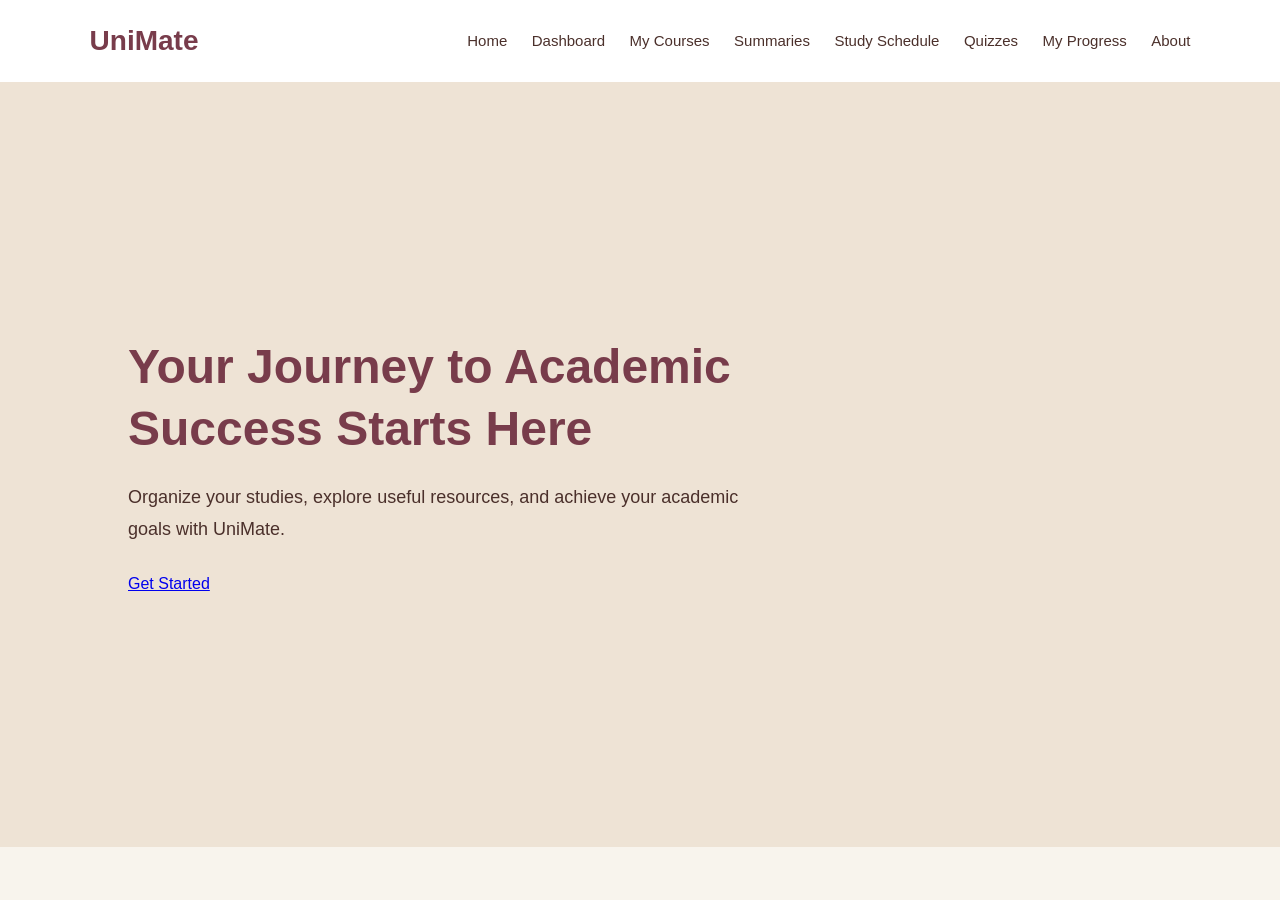
<file: index.html>
<!DOCTYPE html><html lang="en">
<head>
    <meta charset="UTF-8">
    <meta name="viewport" content="width=device-width, initial-scale=1.0">
    <title>UniMate - Study Companion</title>
    <link rel="stylesheet" href="stylecss.css">
</head><body><header>
    <h2 class="logo">UniMate</h2>

    <nav>
    <a href="index.html">Home</a>
    <a href="dashboard.html">Dashboard</a>
    <a href="courses.html">My Courses</a>
    <a href="summaries.html">Summaries</a>
    <a href="schedule.html">Study Schedule</a>
    <a href="quizzes.html">Quizzes</a>
    <a href="progresos.html">My Progress</a>
    <a href="about.html">About</a>
</nav>
</header>

<section class="hero">

    <div class="hero-content">
        <h1>Your Journey to Academic Success Starts Here</h1>

        <p>
            Organize your studies, explore useful resources,
            and achieve your academic goals with UniMate.
        </p>

        <a href="dashboard.html" class="start-btn">Get Started</a>
    </div>

</section>

</body>
</html>
</file>
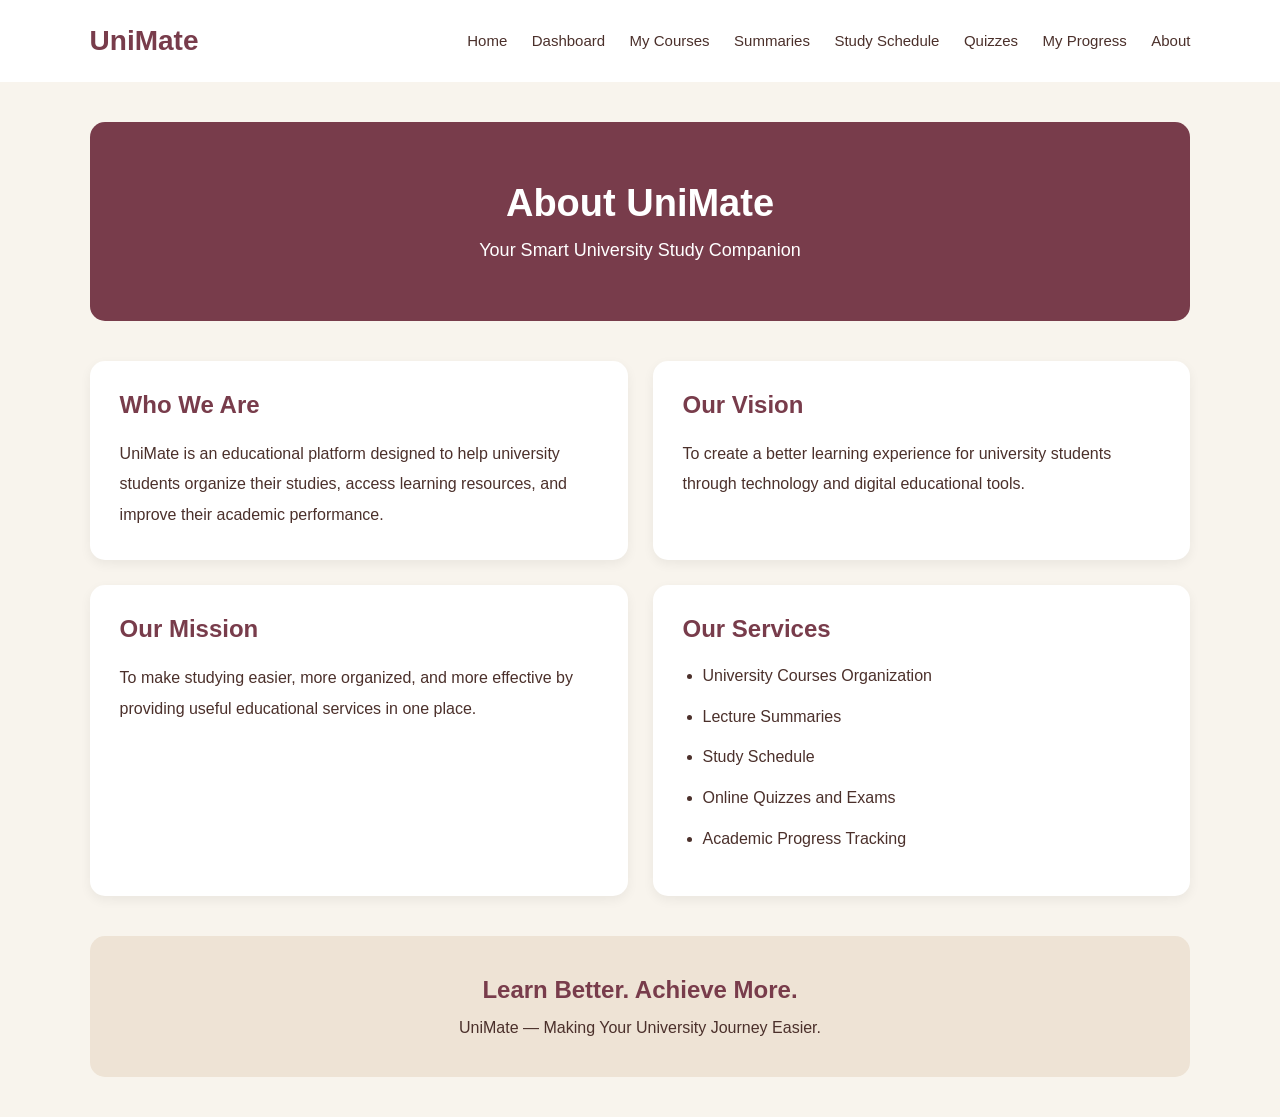
<file: About.html>
<!DOCTYPE html>
<html lang="en">

<head>
    <meta charset="UTF-8">
    <meta name="viewport" content="width=device-width, initial-scale=1.0">

    <title>About UniMate</title>

    <link rel="stylesheet" href="stylecss.css">
</head>

<body>

<header>

    <h2 class="logo">UniMate</h2>

    <nav>
    <a href="index.html">Home</a>
    <a href="dashboard.html">Dashboard</a>
    <a href="courses.html">My Courses</a>
    <a href="summaries.html">Summaries</a>
    <a href="schedule.html">Study Schedule</a>
    <a href="quizzes.html">Quizzes</a>
    <a href="progresos.html">My Progress</a>
    <a href="about.html">About</a>
</nav>

</header>

<section class="about-section">

    <div class="about-hero">

        <h1>About UniMate</h1>

        <p>
            Your Smart University Study Companion
        </p>

    </div>

    <div class="about-content">

        <div class="about-card">

            <h2>Who We Are</h2>

            <p>
                UniMate is an educational platform designed
                to help university students organize their
                studies, access learning resources, and
                improve their academic performance.
            </p>

        </div>

        <div class="about-card">

            <h2>Our Vision</h2>

            <p>
                To create a better learning experience
                for university students through technology
                and digital educational tools.
            </p>

        </div>

        <div class="about-card">

            <h2>Our Mission</h2>

            <p>
                To make studying easier, more organized,
                and more effective by providing useful
                educational services in one place.
            </p>

        </div>

        <div class="about-card">

            <h2>Our Services</h2>

            <ul>
                <li>University Courses Organization</li>
                <li>Lecture Summaries</li>
                <li>Study Schedule</li>
                <li>Online Quizzes and Exams</li>
                <li>Academic Progress Tracking</li>
            </ul>

        </div>

    </div>

    <div class="about-footer">

        <h2>Learn Better. Achieve More.</h2>

        <p>
            UniMate — Making Your University Journey Easier.
        </p>

    </div>

</section>

</body>
</html>
</file>
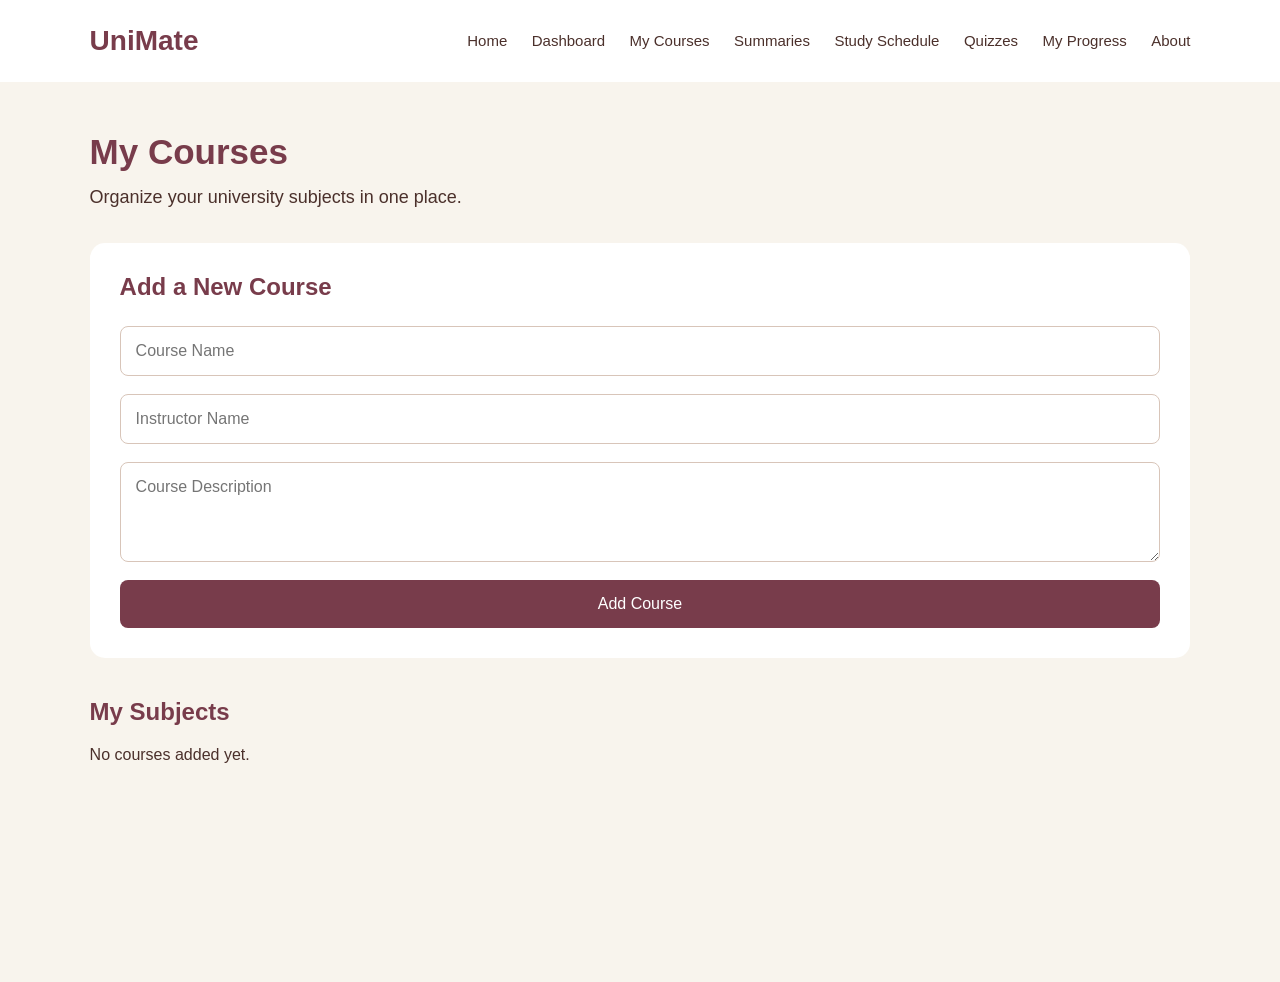
<file: courses.html>
<!DOCTYPE html>
<html lang="en">

<head>
    <meta charset="UTF-8">
    <meta name="viewport" content="width=device-width, initial-scale=1.0">

    <title>UniMate - My Courses</title>

    <link rel="stylesheet" href="stylecss.css">
</head>

<body>

<header>
    <h2 class="logo">UniMate</h2>

    <nav>
    <a href="index.html">Home</a>
    <a href="dashboard.html">Dashboard</a>
    <a href="courses.html">My Courses</a>
    <a href="summaries.html">Summaries</a>
    <a href="schedule.html">Study Schedule</a>
    <a href="quizzes.html">Quizzes</a>
    <a href="progresos.html">My Progress</a>
    <a href="about.html">About</a>
</nav>
</header>

<section class="courses-section">

    <h1>My Courses</h1>

    <p class="intro">
        Organize your university subjects in one place.
    </p>

    <div class="course-form">

        <h2>Add a New Course</h2>

        <input type="text" id="courseName"
        placeholder="Course Name">

        <input type="text" id="instructor"
        placeholder="Instructor Name">

        <textarea id="description"
        placeholder="Course Description"></textarea>

        <button onclick="addCourse()">
            Add Course
        </button>

    </div>

    <h2 class="my-title">My Subjects</h2>

    <div id="courseList" class="course-list">
        <p id="emptyMessage">
            No courses added yet.
        </p>
    </div>

</section>

<script>

let courses = JSON.parse(localStorage.getItem("myCourses")) || [];
    function displayCourses() {

    let courseList = document.getElementById("courseList");

    courseList.innerHTML = "";

    if (courses.length === 0) {

        let message = document.createElement("p");
        message.textContent = "No courses added yet.";
        message.id = "emptyMessage";

        courseList.appendChild(message);

        return;
    }

    courses.forEach(function(item, index) {

        let course = document.createElement("div");
        course.className = "course-card";

        let title = document.createElement("h3");
        title.textContent = item.name;

        let teacher = document.createElement("p");
        teacher.textContent = "Instructor: " + item.instructor;

        let details = document.createElement("p");
        details.textContent = item.description;

        let deleteButton = document.createElement("button");
        deleteButton.textContent = "Delete Course";
        deleteButton.onclick = function() {
            deleteCourse(index);
        };

        course.appendChild(title);
        course.appendChild(teacher);
        course.appendChild(details);
        course.appendChild(deleteButton);

        courseList.appendChild(course);

    });

}

function addCourse() {

    let name = document.getElementById("courseName").value;
    let instructor = document.getElementById("instructor").value;
    let description = document.getElementById("description").value;

    if (name.trim() === "") {
        alert("Please enter the course name!");
        return;
    }

    let newCourse = {
        name: name,
        instructor: instructor,
        description: description
    };

    courses.push(newCourse);

    localStorage.setItem("myCourses", JSON.stringify(courses));

    displayCourses();

    document.getElementById("courseName").value = "";
    document.getElementById("instructor").value = "";
    document.getElementById("description").value = "";

}

displayCourses();
function deleteCourse(index) {

    if (confirm("Are you sure you want to delete this course?")) {

        courses.splice(index, 1);

        localStorage.setItem("myCourses", JSON.stringify(courses));

        displayCourses();

    }

}
</script>
 
</body>
</html>
</file>
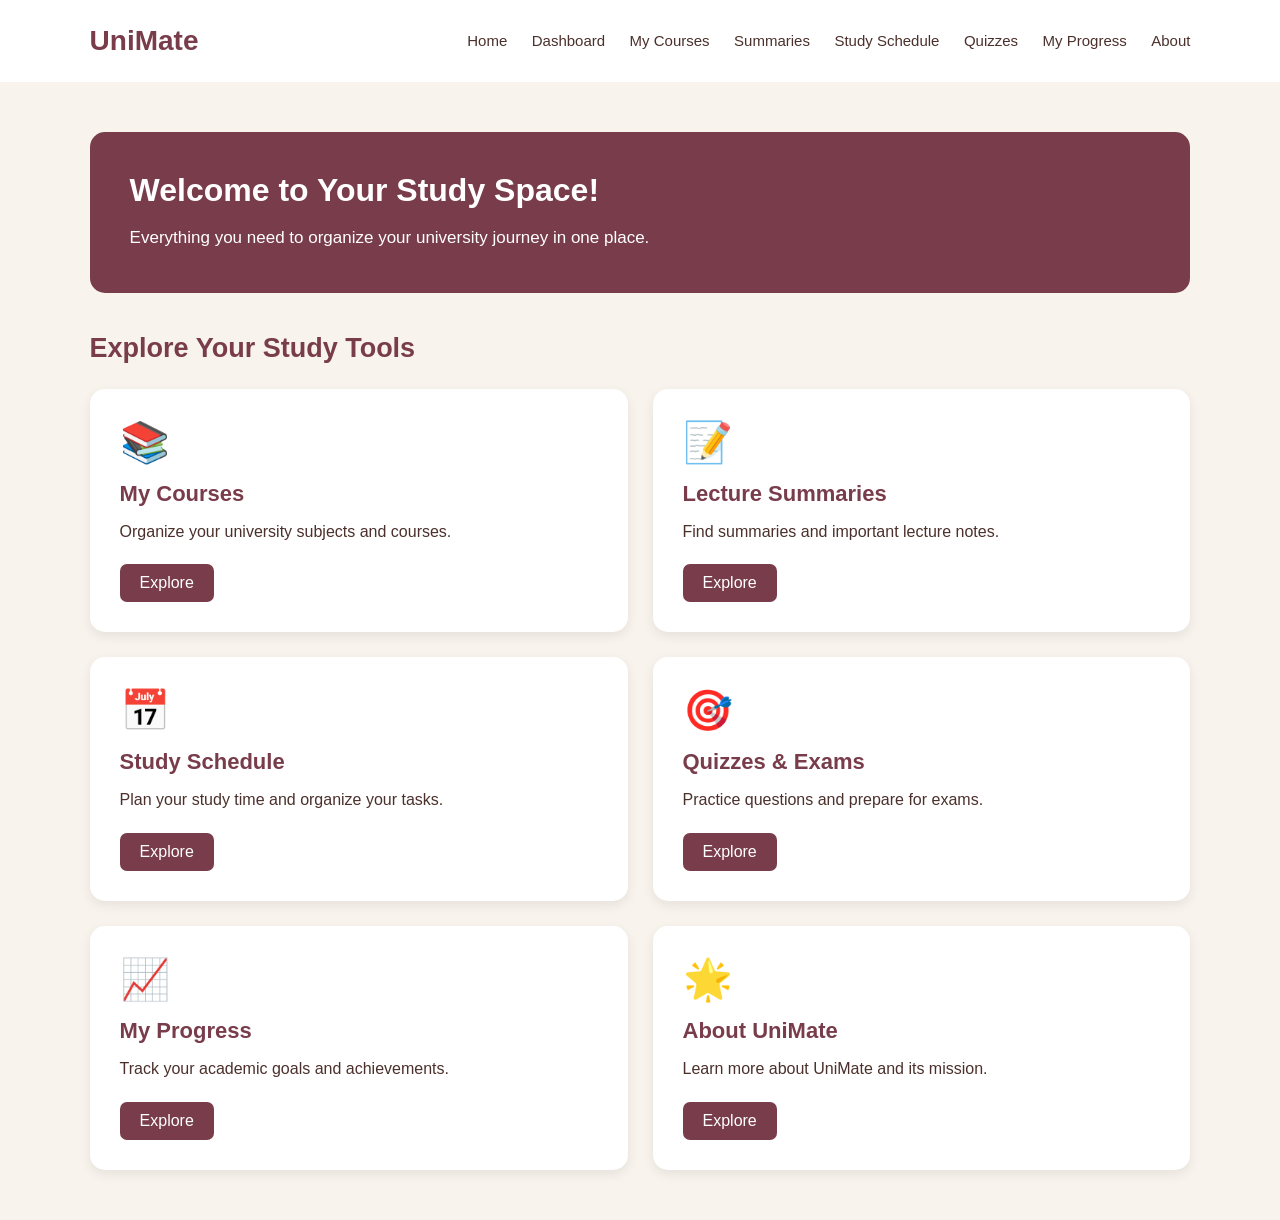
<file: dashboard.html>
<!DOCTYPE html>
<html lang="en">

<head>
    <meta charset="UTF-8">
    <meta name="viewport" content="width=device-width, initial-scale=1.0">

    <title>UniMate - Dashboard</title>

    <link rel="stylesheet" href="stylecss.css">
</head>

<body>

    <header>
        <h2 class="logo">UniMate</h2>

        <nav>
    <a href="index.html">Home</a>
    <a href="dashboard.html">Dashboard</a>
    <a href="courses.html">My Courses</a>
    <a href="summaries.html">Summaries</a>
    <a href="schedule.html">Study Schedule</a>
    <a href="quizzes.html">Quizzes</a>
    <a href="progress.html">My Progress</a>
    <a href="about.html">About</a>
</nav>
            
            
       
    </header>

    <section class="dashboard">

        <div class="welcome">
            <h1>Welcome to Your Study Space!</h1>

            <p>
                Everything you need to organize your
                university journey in one place.
            </p>
        </div>

        <h2 class="section-title">Explore Your Study Tools</h2>

                <div class="cards">

            <div class="card">
                <div class="icon">📚</div>
                <h3>My Courses</h3>
                <p>Organize your university subjects and courses.</p>
                <a href="courses.html">Explore</a>
            </div>

            <div class="card">
                <div class="icon">📝</div>
                <h3>Lecture Summaries</h3>
                <p>Find summaries and important lecture notes.</p>
                <a href="summaries.html">Explore</a>
            </div>

            <div class="card">
                <div class="icon">📅</div>
                <h3>Study Schedule</h3>
                <p>Plan your study time and organize your tasks.</p>
                <a href="schedule.html">Explore</a>
            </div>

            <div class="card">
                <div class="icon">🎯</div>
                <h3>Quizzes & Exams</h3>
                <p>Practice questions and prepare for exams.</p>
                <a href="quizzes.html">Explore</a>
            </div>

            <div class="card">
                <div class="icon">📈</div>
                <h3>My Progress</h3>
                <p>Track your academic goals and achievements.</p>
                <a href="progresos.html">Explore</a>
            </div>

            <div class="card">
                <div class="icon">🌟</div>
                <h3>About UniMate</h3>
                <p>Learn more about UniMate and its mission.</p>
                <a href="about.html">Explore</a>
            </div>

        </div>

        </div>

    </section>

</body>
</html>
</file>
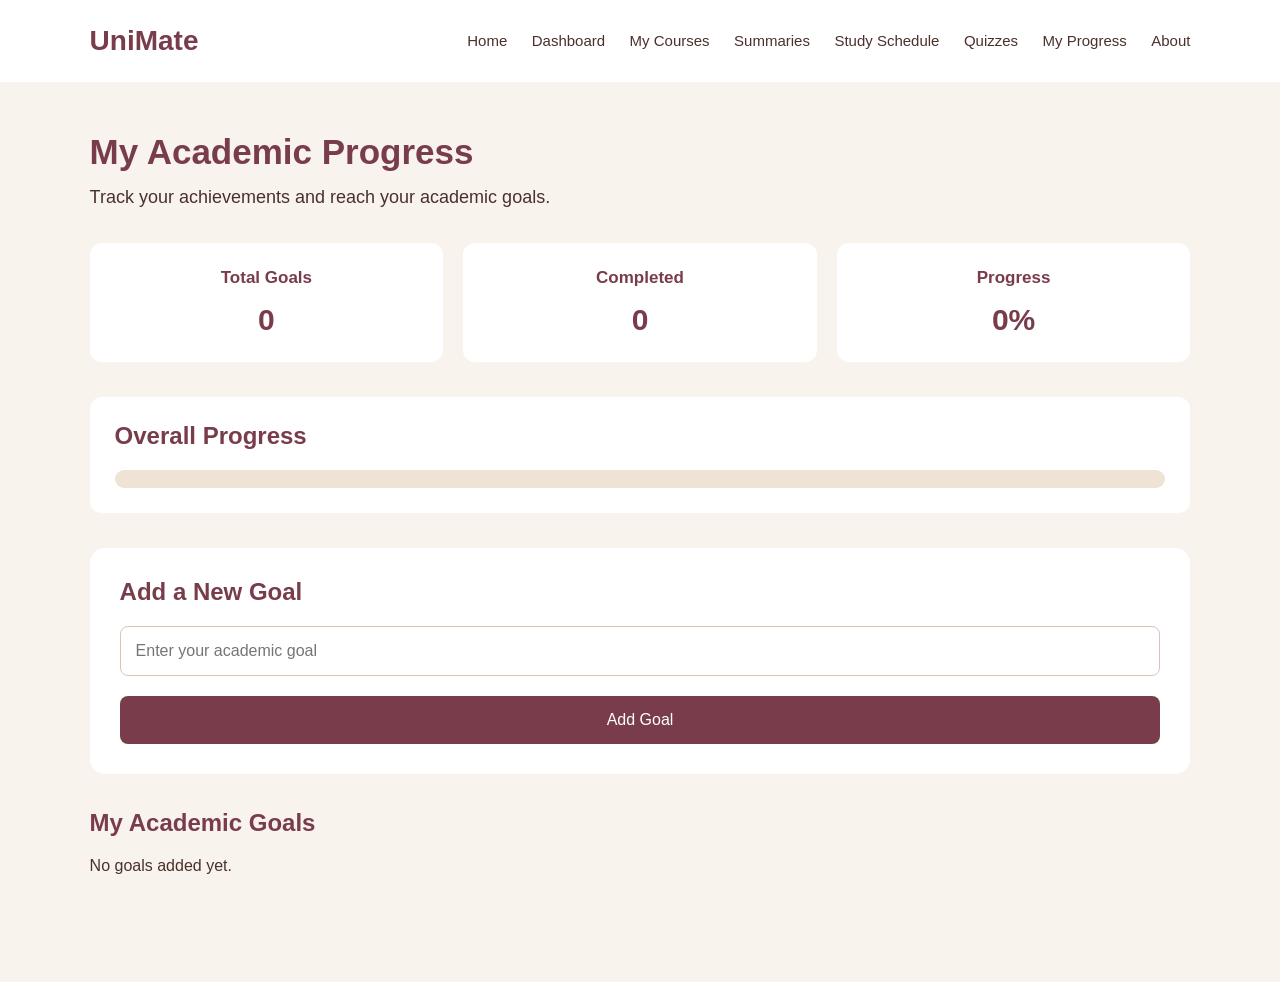
<file: progresos.html>
<!DOCTYPE html><html lang="en"><head>
    <meta charset="UTF-8">
    <meta name="viewport" content="width=device-width, initial-scale=1.0"><title>UniMate - Academic Progress</title>

<link rel="stylesheet" href="stylecss.css">

</head><body><header>
    <h2 class="logo">UniMate</h2><nav>
    <a href="index.html">Home</a>
    <a href="dashboard.html">Dashboard</a>
    <a href="courses.html">My Courses</a>
    <a href="summaries.html">Summaries</a>
    <a href="schedule.html">Study Schedule</a>
    <a href="quizzes.html">Quizzes</a>
    <a href="progresos.html">My Progress</a>
    <a href="about.html">About</a>
</nav>

</header><section class="progress-section"><h1>My Academic Progress</h1>

<p class="intro">
    Track your achievements and reach your academic goals.
</p>

<div class="progress-overview">

    <div class="progress-box">
        <h3>Total Goals</h3>
        <p id="totalGoals">0</p>
    </div>

    <div class="progress-box">
        <h3>Completed</h3>
        <p id="completedGoals">0</p>
    </div>

    <div class="progress-box">
        <h3>Progress</h3>
        <p id="progressPercent">0%</p>
    </div>

</div>

<div class="progress-bar-container">

    <h2>Overall Progress</h2>

    <div class="progress-bar">
        <div id="progressFill"></div>
    </div>

</div>

<div class="goal-form">

    <h2>Add a New Goal</h2>

    <input type="text" id="goalName"
    placeholder="Enter your academic goal">

    <button onclick="addGoal()">
        Add Goal
    </button>

</div>

<h2 class="my-title">My Academic Goals</h2>

<div id="goalList"></div>

</section><script>

let goals = JSON.parse(
    localStorage.getItem("unimateGoals") || "[]"
);

function saveGoals() {

    localStorage.setItem(
        "unimateGoals",
        JSON.stringify(goals)
    );

}

function addGoal() {

    let name = document.getElementById("goalName").value.trim();

    if (name === "") {

        alert("Please enter your goal.");

        return;

    }

    goals.push({

        name: name,
        completed: false

    });

    saveGoals();

    document.getElementById("goalName").value = "";

    displayGoals();

}

function toggleGoal(index) {

    goals[index].completed = !goals[index].completed;

    saveGoals();

    displayGoals();

}

function deleteGoal(index) {

    goals.splice(index, 1);

    saveGoals();

    displayGoals();

}

function displayGoals() {

    let list = document.getElementById("goalList");

    list.innerHTML = "";

    let completed = goals.filter(
        goal => goal.completed
    ).length;

    let total = goals.length;

    let percentage = total === 0
        ? 0
        : Math.round((completed / total) * 100);

    document.getElementById("totalGoals").textContent = total;

    document.getElementById("completedGoals").textContent = completed;

    document.getElementById("progressPercent").textContent =
        percentage + "%";

    document.getElementById("progressFill").style.width =
        percentage + "%";

    if (total === 0) {

        list.textContent = "No goals added yet.";

        return;

    }

    goals.forEach(function(goal, index) {

        let card = document.createElement("div");

        card.className = "goal-card";

        let title = document.createElement("h3");

        title.textContent = goal.name;

        if (goal.completed) {

            title.classList.add("completed-goal");

        }

        let status = document.createElement("p");

        status.textContent = goal.completed
            ? "Status: Completed"
            : "Status: In Progress";

        let completeButton = document.createElement("button");

        completeButton.textContent = goal.completed
            ? "Undo"
            : "Mark as Completed";

        completeButton.onclick = function() {

            toggleGoal(index);

        };

        let deleteButton = document.createElement("button");

        deleteButton.textContent = "Delete";

        deleteButton.className = "delete-goal";

        deleteButton.onclick = function() {

            deleteGoal(index);

        };

        card.appendChild(title);

        card.appendChild(status);

        card.appendChild(completeButton);

        card.appendChild(deleteButton);

        list.appendChild(card);

    });

}

displayGoals();

</script></body>
</html>
</file>
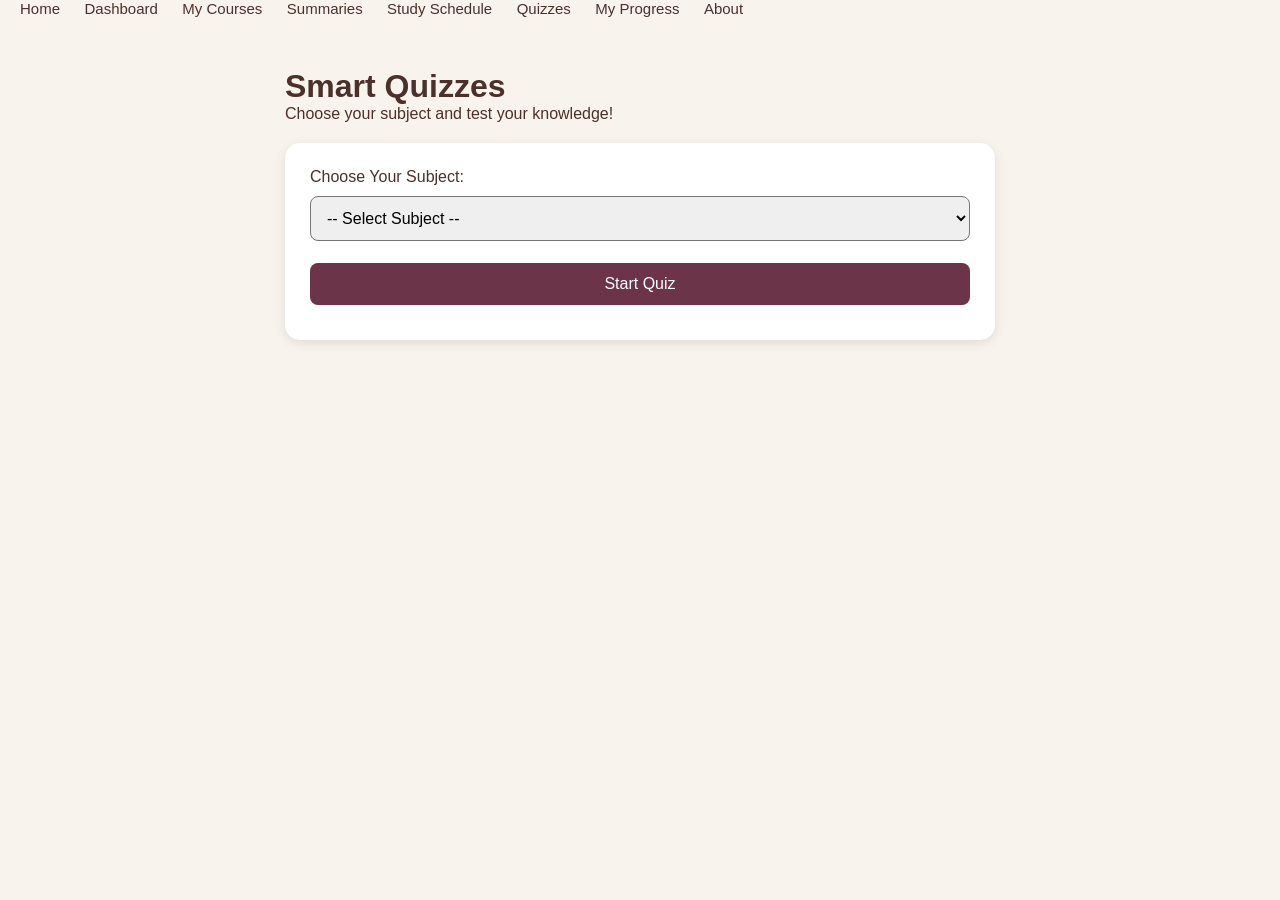
<file: Quizzes.html>
<!DOCTYPE html>
<html lang="en">
<head>
    <meta charset="UTF-8">
    <meta name="viewport" content="width=device-width, initial-scale=1.0">
    <title>UniMate - Quizzes</title>
    <link rel="stylesheet" href="stylecss.css">

    <style>
        .quiz-container {
            max-width: 750px;
            margin: 30px auto;
            padding: 20px;
        }

        .quiz-box {
            background: white;
            padding: 25px;
            border-radius: 15px;
            box-shadow: 0 3px 12px rgba(0,0,0,0.1);
            margin-top: 20px;
        }

        select, button {
            width: 100%;
            padding: 12px;
            margin: 10px 0;
            border-radius: 8px;
            font-size: 16px;
        }

        button {
            background: #6b3448;
            color: white;
            border: none;
            cursor: pointer;
        }

        button:hover {
            background: #4d2434;
        }

        .option {
            display: block;
            background: #f5f0f1;
            padding: 12px;
            margin: 10px 0;
            border-radius: 8px;
            cursor: pointer;
        }

        .option input {
            margin-right: 10px;
        }

        #questionArea, #resultArea {
            display: none;
        }

        #feedback {
            font-weight: bold;
            margin: 15px 0;
        }
    </style>
</head>

<body>

<nav>
    <a href="index.html">Home</a>
    <a href="dashboard.html">Dashboard</a>
    <a href="courses.html">My Courses</a>
    <a href="summaries.html">Summaries</a>
    <a href="schedule.html">Study Schedule</a>
    <a href="quizzes.html">Quizzes</a>
    <a href="progresos.html">My Progress</a>
    <a href="about.html">About</a>
</nav>

<div class="quiz-container">

    <h1>Smart Quizzes</h1>
    <p>Choose your subject and test your knowledge!</p>

    <div class="quiz-box" id="startArea">

        <label for="subject">Choose Your Subject:</label>

        <select id="subject">
            <option value="">-- Select Subject --</option>
            <option value="computer">Computer Skills - مهارات حاسوب</option>
            <option value="calculus">Calculus - كالكلوس</option>
            <option value="probability">Probability - احتمالات</option>
            <option value="discrete">Discrete Mathematics - رياضيات متقطعة</option>
            <option value="geometry">Analytic Geometry - هندسة تحليلية</option>
            <option value="methods">Programming Methods - طرق البرمجة</option>
            <option value="networking">Networking - شبكات</option>
            <option value="cprogramming">Programming (C) - البرمجة</option>
        </select>

        <button onclick="startQuiz()">Start Quiz</button>
    </div>

    <div class="quiz-box" id="questionArea">
        <h2 id="quizTitle"></h2>
        <p id="questionNumber"></p>
        <h3 id="questionText"></h3>

        <div id="optionsArea"></div>

        <p id="feedback"></p>

        <button id="nextButton" onclick="nextQuestion()">Next Question</button>
    </div>

    <div class="quiz-box" id="resultArea">
        <h2>Quiz Completed!</h2>
        <h3 id="scoreText"></h3>
        <p id="percentageText"></p>
        <button onclick="restartQuiz()">Try Again</button>
        <button onclick="backToSubjects()">Choose Another Subject</button>
    </div>

</div>

<script>

const questionBank = {

computer: [
{
q: "What does CPU stand for?",
o: ["Central Processing Unit", "Computer Personal Unit", "Central Program Utility", "Control Power Unit"],
a: 0
},
{
q: "Which device is used to enter text?",
o: ["Monitor", "Keyboard", "Printer", "Speaker"],
a: 1
},
{
q: "Which one is an operating system?",
o: ["Windows", "Google", "HTML", "Mouse"],
a: 0
},
{
q: "What is the main function of RAM?",
o: ["Permanent storage", "Temporary memory", "Printing", "Internet connection"],
a: 1
},
{
q: "Which of these is an output device?",
o: ["Keyboard", "Mouse", "Monitor", "Scanner"],
a: 2
}
],

calculus: [
{
q: "What is the derivative of x²?",
o: ["x", "2x", "2", "x³"],
a: 1
},
{
q: "What is the derivative of a constant?",
o: ["1", "The constant", "0", "x"],
a: 2
},
{
q: "What is the integral of 1 with respect to x?",
o: ["1", "x + C", "0", "x² + C"],
a: 1
},
{
q: "What is the limit of x + 2 as x approaches 3?",
o: ["2", "3", "5", "6"],
a: 2
},
{
q: "What is the derivative of 3x?",
o: ["3", "x", "3x²", "0"],
a: 0
}
],

probability: [
{
q: "What is the probability of getting heads when tossing a fair coin?",
o: ["0", "1/4", "1/2", "1"],
a: 2
},
{
q: "What is the probability of an impossible event?",
o: ["0", "1/2", "1", "2"],
a: 0
},
{
q: "A standard die has how many sides?",
o: ["4", "5", "6", "8"],
a: 2
},
{
q: "What is the probability of getting a 7 on a standard die?",
o: ["1", "1/6", "0", "1/2"],
a: 2
},
{
q: "The probability of a certain event is:",
o: ["0", "0.5", "1", "2"],
a: 2
}
],

discrete: [
{
q: "Which symbol commonly represents AND in logic?",
o: ["∨", "∧", "¬", "→"],
a: 1
},
{
q: "What is the negation of TRUE?",
o: ["TRUE", "FALSE", "BOTH", "UNKNOWN"],
a: 1
},
{
q: "A set is a collection of:",
o: ["Ordered instructions", "Distinct elements", "Only numbers", "Computer files"],
a: 1
},
{
q: "What is the cardinality of {1, 2, 3}?",
o: ["1", "2", "3", "4"],
a: 2
},
{
q: "Which symbol means OR in logic?",
o: ["∧", "∨", "¬", "∩"],
a: 1
}
],

geometry: [
{
q: "What is the distance formula between two points?",
o: ["√((x₂-x₁)²+(y₂-y₁)²)", "x + y", "xy", "x² + y²"],
a: 0
},
{
q: "What is the slope of a horizontal line?",
o: ["1", "0", "Undefined", "-1"],
a: 1
},
{
q: "What is the equation of a circle centered at the origin?",
o: ["x + y = r", "x² + y² = r²", "y = mx + c", "x² - y² = r²"],
a: 1
},
{
q: "What is the midpoint of (0,0) and (4,4)?",
o: ["(2,2)", "(4,4)", "(1,1)", "(0,4)"],
a: 0
},
{
q: "A vertical line has an:",
o: ["Zero slope", "Undefined slope", "Slope of 1", "Negative slope"],
a: 1
}
],

methods: [
{
q: "What is an algorithm?",
o: ["A computer device", "A step-by-step solution", "A programming language", "An operating system"],
a: 1
},
{
q: "What is a flowchart used for?",
o: ["Drawing pictures", "Representing an algorithm", "Storing data", "Playing games"],
a: 1
},
{
q: "Which flowchart symbol represents a decision?",
o: ["Rectangle", "Oval", "Diamond", "Circle"],
a: 2
},
{
q: "What is pseudocode?",
o: ["A computer virus", "An informal description of an algorithm", "A hardware device", "A database"],
a: 1
},
{
q: "What is the first step in solving a programming problem?",
o: ["Writing code immediately", "Understanding the problem", "Printing the result", "Deleting variables"],
a: 1
}
],

networking: [
{
q: "What does LAN stand for?",
o: ["Local Area Network", "Large Access Number", "Long Area Node", "Local Automatic Network"],
a: 0
},
{
q: "Which device connects different networks?",
o: ["Keyboard", "Router", "Monitor", "Printer"],
a: 1
},
{
q: "What does IP stand for?",
o: ["Internet Protocol", "Internal Program", "Input Process", "Internet Printer"],
a: 0
},
{
q: "Which protocol is commonly used for web browsing?",
o: ["HTTP", "FTP only", "SMTP only", "Bluetooth"],
a: 0
},
{
q: "What is the main purpose of a switch?",
o: ["Connect devices in a LAN", "Print documents", "Store files", "Display images"],
a: 0
}
],

cprogramming: [
{
q: "Which function is the starting point of a C program?",
o: ["start()", "main()", "run()", "begin()"],
a: 1
},
{
q: "Which symbol ends a statement in C?",
o: [".", ",", ";", ":"],
a: 2
},
{
q: "Which format specifier is used for an integer?",
o: ["%f", "%c", "%d", "%s"],
a: 2
},
{
q: "Which keyword is used to declare an integer variable?",
o: ["int", "float", "char", "print"],
a: 0
},
{
q: "Which function displays output in C?",
o: ["scanf()", "printf()", "input()", "read()"],
a: 1
}
]

};

const subjectNames = {
computer: "Computer Skills",
calculus: "Calculus",
probability: "Probability",
discrete: "Discrete Mathematics",
geometry: "Analytic Geometry",
methods: "Programming Methods",
networking: "Networking",
cprogramming: "Programming (C)"
};

let questions = [];
let currentQuestion = 0;
let score = 0;
let answered = false;

function startQuiz() {

    const subject = document.getElementById("subject").value;

    if (!subject) {
        alert("Please choose a subject first.");
        return;
    }

    questions = [...questionBank[subject]]
        .sort(() => Math.random() - 0.5);

    currentQuestion = 0;
    score = 0;

    document.getElementById("startArea").style.display = "none";
    document.getElementById("resultArea").style.display = "none";
    document.getElementById("questionArea").style.display = "block";

    document.getElementById("quizTitle").textContent = subjectNames[subject];

    showQuestion();
}

function showQuestion() {

    answered = false;

    const q = questions[currentQuestion];

    document.getElementById("questionNumber").textContent =
        "Question " + (currentQuestion + 1) + " of " + questions.length;

    document.getElementById("questionText").textContent = q.q;

    const optionsArea = document.getElementById("optionsArea");
    optionsArea.innerHTML = "";

    document.getElementById("feedback").textContent = "";

    q.o.forEach((option, index) => {

        const label = document.createElement("label");
        label.className = "option";

        const radio = document.createElement("input");
        radio.type = "radio";
        radio.name = "answer";
        radio.value = index;

        label.appendChild(radio);
        label.appendChild(document.createTextNode(option));

        optionsArea.appendChild(label);
    });

    document.getElementById("nextButton").textContent =
        currentQuestion === questions.length - 1
        ? "Finish Quiz"
        : "Next Question";
}

function nextQuestion() {

    if (!answered) {

        const selected = document.querySelector(
            'input[name="answer"]:checked'
        );

        if (!selected) {
            alert("Please select an answer.");
            return;
        }

        const correct = questions[currentQuestion].a;
        const chosen = Number(selected.value);

        if (chosen === correct) {
            score++;
            document.getElementById("feedback").textContent =
                "Correct answer!";
        } else {
            document.getElementById("feedback").textContent =
                "Incorrect. Correct answer: " +
                questions[currentQuestion].o[correct];
        }

        answered = true;

        document.querySelectorAll('input[name="answer"]')
            .forEach(input => input.disabled = true);

        document.getElementById("nextButton").textContent =
            currentQuestion === questions.length - 1
            ? "Show Result"
            : "Continue";

        return;
    }

    currentQuestion++;

    if (currentQuestion < questions.length) {
        showQuestion();
    } else {
        showResult();
    }
}

function showResult() {

    document.getElementById("questionArea").style.display = "none";
    document.getElementById("resultArea").style.display = "block";

    const percentage = (score / questions.length) * 100;

    document.getElementById("scoreText").textContent =
        "Your Score: " + score + " / " + questions.length;

    document.getElementById("percentageText").textContent =
        "Percentage: " + percentage + "%";
}

function restartQuiz() {

    document.getElementById("resultArea").style.display = "none";

    const subject = document.getElementById("subject").value;

    questions = [...questionBank[subject]]
        .sort(() => Math.random() - 0.5);

    currentQuestion = 0;
    score = 0;

    document.getElementById("questionArea").style.display = "block";

    showQuestion();
}

function backToSubjects() {

    document.getElementById("resultArea").style.display = "none";
    document.getElementById("startArea").style.display = "block";
}

</script>

</body>
</html>
</file>
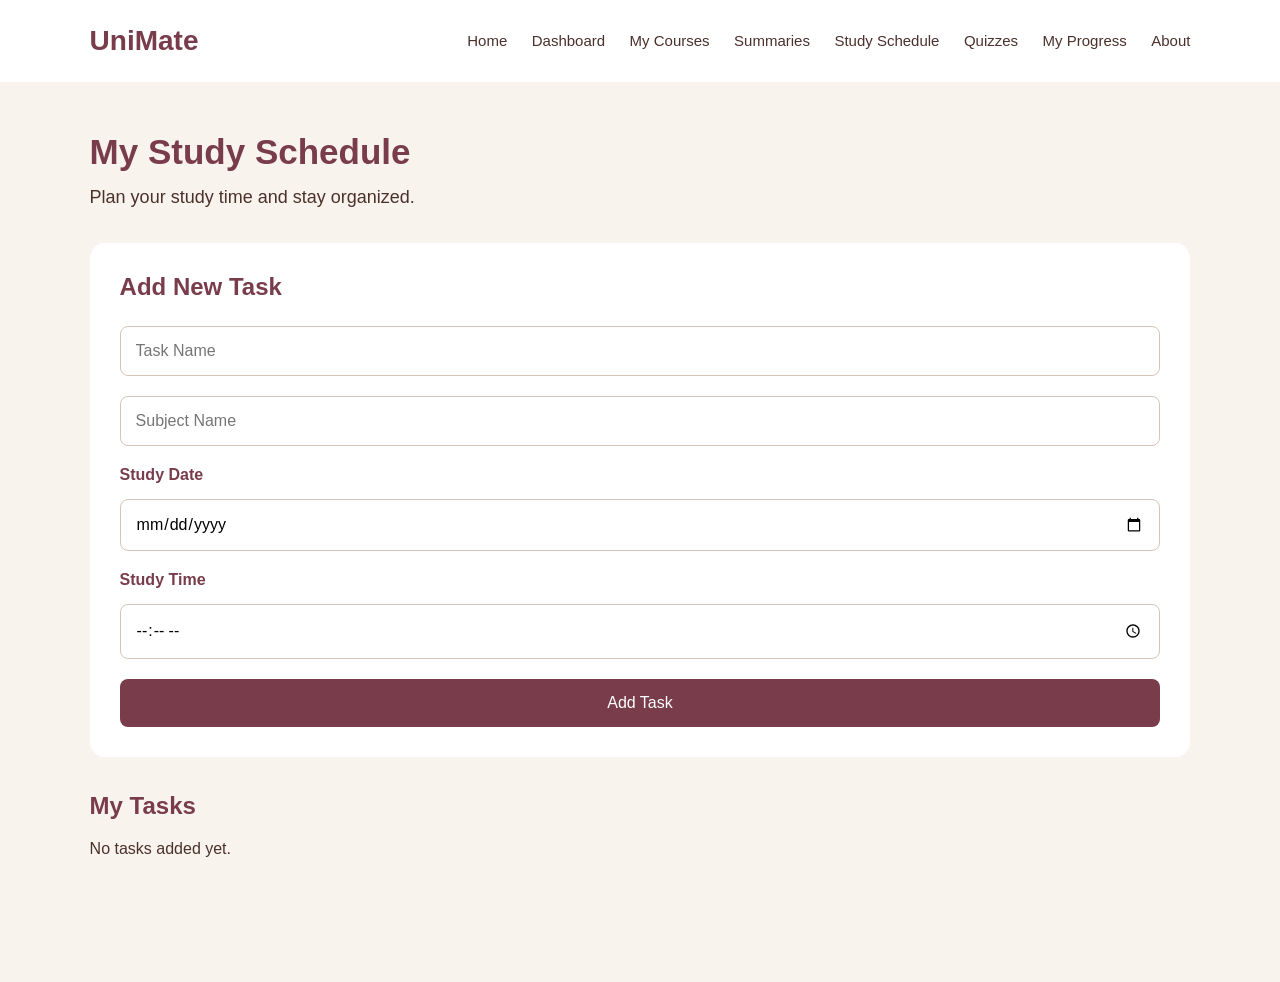
<file: schedule.html>
<!DOCTYPE html><html lang="en"><head>
    <meta charset="UTF-8">
    <meta name="viewport" content="width=device-width, initial-scale=1.0"><title>UniMate - Study Schedule</title>

<link rel="stylesheet" href="stylecss.css">

</head><body><header>
    <h2 class="logo">UniMate</h2><nav>
    <a href="index.html">Home</a>
    <a href="dashboard.html">Dashboard</a>
    <a href="courses.html">My Courses</a>
    <a href="summaries.html">Summaries</a>
    <a href="schedule.html">Study Schedule</a>
    <a href="quizzes.html">Quizzes</a>
    <a href="progresos.html">My Progress</a>
    <a href="about.html">About</a>
</nav>

</header><section class="schedule-section"><h1>My Study Schedule</h1>

<p class="intro">
    Plan your study time and stay organized.
</p>

<div class="schedule-form">

    <h2>Add New Task</h2>

    <input type="text" id="taskName"
    placeholder="Task Name">

    <input type="text" id="taskSubject"
    placeholder="Subject Name">

    <label>Study Date</label>

    <input type="date" id="taskDate">

    <label>Study Time</label>

    <input type="time" id="taskTime">

    <button onclick="addTask()">
        Add Task
    </button>

</div>

<h2 class="my-title">My Tasks</h2>

<div id="taskList"></div>

</section><script>

let tasks = JSON.parse(
    localStorage.getItem("unimateTasks") || "[]"
);

function displayTasks() {

    let list = document.getElementById("taskList");

    list.innerHTML = "";

    if (tasks.length === 0) {

        list.textContent = "No tasks added yet.";

        return;
    }

    tasks.forEach(function(task, index) {

        let card = document.createElement("div");

        card.className = "task-card";

        let title = document.createElement("h3");
        title.textContent = task.name;

        let subject = document.createElement("p");
        subject.textContent = "Subject: " + task.subject;

        let date = document.createElement("p");
        date.textContent = "Date: " + task.date;

        let time = document.createElement("p");
        time.textContent = "Time: " + task.time;

        let button = document.createElement("button");

        button.textContent = "Delete Task";

        button.onclick = function() {

            tasks.splice(index, 1);

            localStorage.setItem(
                "unimateTasks",
                JSON.stringify(tasks)
            );

            displayTasks();

        };

        card.appendChild(title);
        card.appendChild(subject);
        card.appendChild(date);
        card.appendChild(time);
        card.appendChild(button);

        list.appendChild(card);

    });

}

function addTask() {

    let name = document.getElementById("taskName").value.trim();

    let subject = document.getElementById("taskSubject").value.trim();

    let date = document.getElementById("taskDate").value;

    let time = document.getElementById("taskTime").value;

    if (!name || !subject || !date || !time) {

        alert("Please fill in all fields.");

        return;
    }

    tasks.push({
        name: name,
        subject: subject,
        date: date,
        time: time
    });

    localStorage.setItem(
        "unimateTasks",
        JSON.stringify(tasks)
    );

    document.getElementById("taskName").value = "";
    document.getElementById("taskSubject").value = "";
    document.getElementById("taskDate").value = "";
    document.getElementById("taskTime").value = "";

    displayTasks();

}

displayTasks();

</script></body>
</html>
</file>
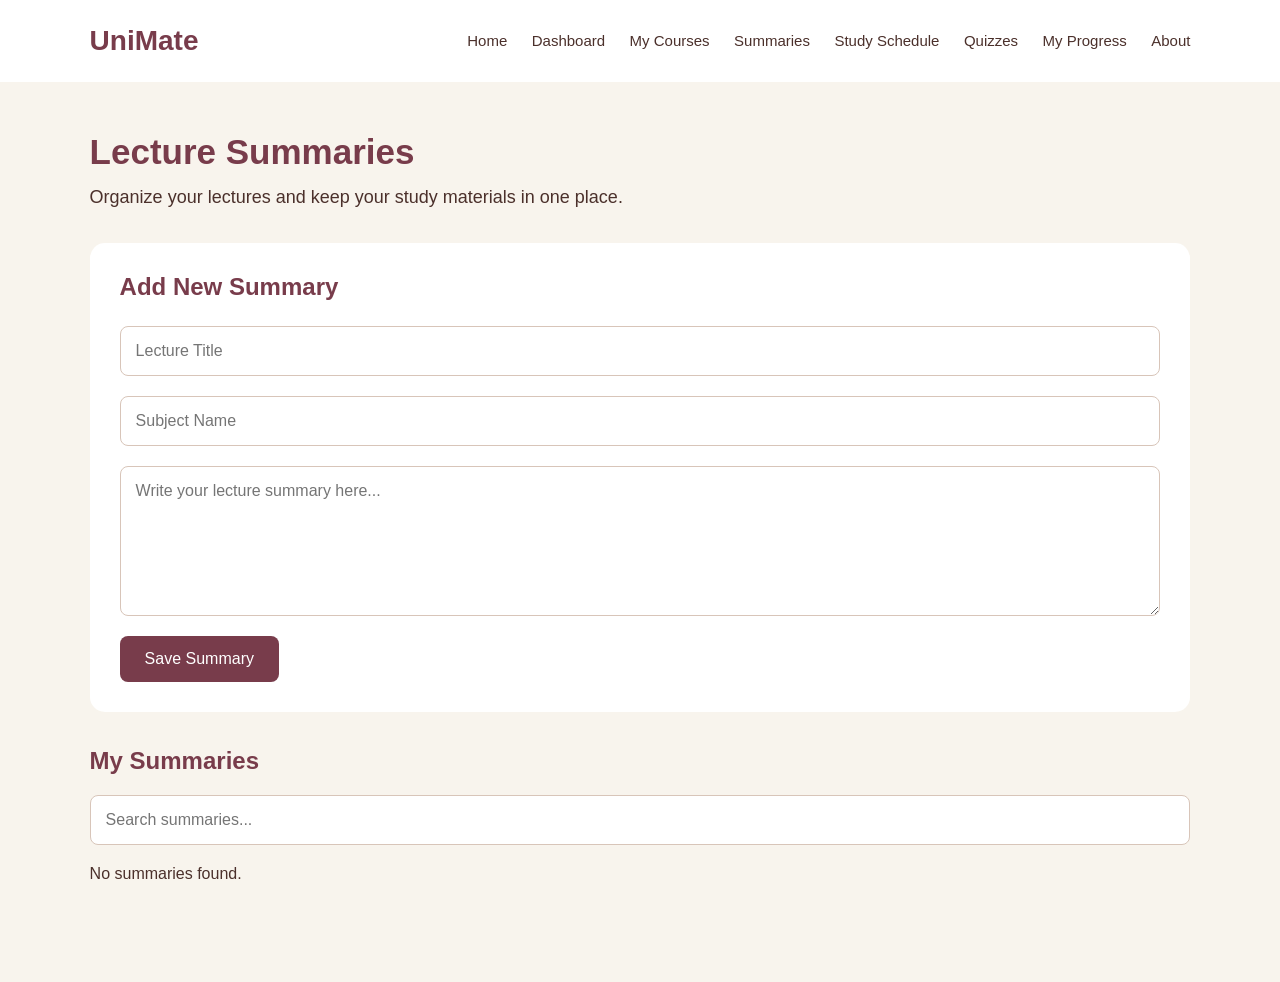
<file: summaries.html>
<!DOCTYPE html>
<html lang="en">

<head>
    <meta charset="UTF-8">
    <meta name="viewport" content="width=device-width, initial-scale=1.0">

    <title>UniMate - Lecture Summaries</title>

    <link rel="stylesheet" href="stylecss.css">
</head>

<body>

<header>
    <h2 class="logo">UniMate</h2>

    <nav>
        <a href="index.html">Home</a>
        <a href="dashboard.html">Dashboard</a>
        <a href="courses.html">My Courses</a>
        <a href="summaries.html">Summaries</a>
        <a href="schedule.html">Study Schedule</a>
        <a href="quizzes.html">Quizzes</a>
        <a href="progresos.html">My Progress</a>
        <a href="about.html">About</a>
    </nav>
</header>

<section class="summary-section">

    <h1>Lecture Summaries</h1>

    <p class="intro">
        Organize your lectures and keep your study
        materials in one place.
    </p>

    <div class="summary-form">

        <h2>Add New Summary</h2>

        <input
            type="text"
            id="summaryTitle"
            placeholder="Lecture Title"
        >

        <input
            type="text"
            id="subjectName"
            placeholder="Subject Name"
        >

        <textarea
            id="summaryContent"
            placeholder="Write your lecture summary here..."
        ></textarea>

        <button onclick="saveSummary()">
            Save Summary
        </button>

    </div>

    <h2 class="my-title">My Summaries</h2>

    <input
        type="text"
        id="searchSummary"
        placeholder="Search summaries..."
        oninput="displaySummaries()"
    >

    <div id="summaryList"></div>

</section>

<script>

let database;

// Open existing database
let request = indexedDB.open("UniMateDB", 1);

request.onupgradeneeded = function(event) {

    database = event.target.result;

    if (!database.objectStoreNames.contains("summaries")) {

        database.createObjectStore("summaries", {
            keyPath: "id",
            autoIncrement: true
        });

    }
};

request.onsuccess = function(event) {

    database = event.target.result;

    displaySummaries();

};

request.onerror = function() {

    alert("Unable to open the database.");

};


// Save a new summary
function saveSummary() {

    let title = document
        .getElementById("summaryTitle")
        .value.trim();

    let subject = document
        .getElementById("subjectName")
        .value.trim();

    let content = document
        .getElementById("summaryContent")
        .value.trim();

    if (title === "" || subject === "" || content === "") {

        alert("Please fill in all fields.");

        return;
    }

    let summary = {

        title: title,
        subject: subject,
        content: content

    };

    let transaction = database.transaction(
        ["summaries"],
        "readwrite"
    );

    transaction.objectStore("summaries").add(summary);

    transaction.oncomplete = function() {

        alert("Summary saved successfully!");

        document.getElementById("summaryTitle").value = "";
        document.getElementById("subjectName").value = "";
        document.getElementById("summaryContent").value = "";

        displaySummaries();

    };

    transaction.onerror = function() {

        alert("Unable to save summary.");

    };

}


// Display and search summaries
function displaySummaries() {

    if (!database) return;

    let transaction = database.transaction(
        ["summaries"],
        "readonly"
    );

    let store = transaction.objectStore("summaries");

    let request = store.getAll();

    request.onsuccess = function() {

        let list = document.getElementById("summaryList");

        let search = document
            .getElementById("searchSummary")
            .value.toLowerCase().trim();

        list.innerHTML = "";

        let results = request.result.filter(item =>

            (item.title || "").toLowerCase().includes(search) ||

            (item.subject || "").toLowerCase().includes(search) ||

            (item.content || "").toLowerCase().includes(search)

        );

        results.forEach(item => {

            let card = document.createElement("div");

            card.className = "summary-card";

            let title = document.createElement("h3");

            title.textContent = item.title;

            let subject = document.createElement("p");

            subject.textContent = "Subject: " + item.subject;

            let content = document.createElement("p");

            content.textContent = item.content || "";

            card.appendChild(title);

            card.appendChild(subject);

            card.appendChild(content);

            let deleteButton = document.createElement("button");

            deleteButton.type = "button";

            deleteButton.textContent = "Delete Summary";

            deleteButton.onclick = function() {

                deleteSummary(item.id);

            };

            card.appendChild(deleteButton);

            list.appendChild(card);

        });

        if (results.length === 0) {

            list.textContent = "No summaries found.";

        }

    };

    request.onerror = function() {

        alert("Unable to load summaries.");

    };

}


// Delete a summary
function deleteSummary(id) {

    if (confirm("Are you sure you want to delete this summary?")) {

        let transaction = database.transaction(
            ["summaries"],
            "readwrite"
        );

        transaction.objectStore("summaries").delete(id);

        transaction.oncomplete = function() {

            alert("Summary deleted successfully!");

            displaySummaries();

        };

        transaction.onerror = function() {

            alert("Unable to delete this summary.");

        };

    }

}

</script>

</body>
</html>
</file>
<file: stylecss.css>
* {
  margin: 0;
  padding: 0;
  box-sizing: border-box;
  }

body {
font-family: Arial, sans-serif;
background-color: #f8f4ed;
color: #4b302b;
}

header {
display: flex;
justify-content: space-between;
align-items: center;
padding: 25px 7%;
background-color: #ffffff;
}

.logo {
color: #783c4b;
font-size: 28px;
}

nav a {
text-decoration: none;
color: #4b302b;
margin-left: 20px;
font-size: 15px;
}

nav a:hover {
color: #a34f65;
}

.hero {
min-height: 85vh;
display: flex;
align-items: center;
padding: 50px 10%;
background-color: #eee3d5;
}

.hero-content {
max-width: 650px;
}

.hero h1 {
font-size: 48px;
line-height: 1.3;
margin-bottom: 20px;
color: #783c4b;
}

.hero p {
font-size: 18px;
line-height: 1.8;
margin-bottom: 30px;
}

button {
background-color: #783c4b;
color: white;
border: none;
padding: 15px 35px;
border-radius: 8px;
font-size: 16px;
cursor: pointer;
}

button:hover {
background-color: #542936;
}
/* Dashboard Section */

.dashboard {
    padding: 50px 7%;
    min-height: 100vh;
    background-color: #f8f4ed;
}

.welcome {
    background-color: #783c4b;
    color: white;
    padding: 40px;
    border-radius: 15px;
    margin-bottom: 40px;
}

.welcome h1 {
    font-size: 32px;
    margin-bottom: 15px;
}

.welcome p {
    font-size: 17px;
    line-height: 1.7;
}

.section-title {
    color: #783c4b;
    font-size: 27px;
    margin-bottom: 25px;
}

.cards {
    display: grid;
    grid-template-columns: repeat(2, 1fr);
    gap: 25px;
}

.card {
    background-color: white;
    padding: 30px;
    border-radius: 15px;
    box-shadow: 0 4px 12px rgba(0,0,0,0.08);
}

.icon {
    font-size: 40px;
    margin-bottom: 15px;
}

.card h3 {
    color: #783c4b;
    font-size: 22px;
    margin-bottom: 12px;
}

.card p {
    color: #4b302b;
    line-height: 1.6;
    margin-bottom: 20px;
}

.card a {
    display: inline-block;
    background-color: #783c4b;
    color: white;
    padding: 10px 20px;
    text-decoration: none;
    border-radius: 7px;
}

.card a:hover {
    background-color: #542936;
}

/* Mobile Design */

@media (max-width: 600px) {

    .cards {
        grid-template-columns: 1fr;
    }

    .welcome h1 {
        font-size: 25px;
    }

    .section-title {
        font-size: 22px;
    }

}
/* Courses Page */

.courses-section {
    padding: 50px 7%;
    background-color: #f8f4ed;
    min-height: 100vh;
}

.courses-section h1 {
    color: #783c4b;
    font-size: 35px;
    margin-bottom: 15px;
}

.intro {
    color: #4b302b;
    margin-bottom: 35px;
    font-size: 18px;
}

.course-form {
    background-color: white;
    padding: 30px;
    border-radius: 15px;
    margin-bottom: 40px;
}

.course-form h2 {
    color: #783c4b;
    margin-bottom: 25px;
}

.course-form input,
.course-form textarea {
    display: block;
    width: 100%;
    padding: 15px;
    margin-bottom: 18px;
    border: 1px solid #d8c5b9;
    border-radius: 8px;
    font-size: 16px;
    font-family: Arial;
}

.course-form textarea {
    min-height: 100px;
    resize: vertical;
}

.course-form button {
    width: 100%;
}

.my-title {
    color: #783c4b;
    margin-bottom: 20px;
}

.course-card {
    background-color: white;
    padding: 25px;
    border-radius: 12px;
    margin-bottom: 20px;
    border-left: 5px solid #783c4b;
}

.course-card h3 {
    color: #783c4b;
    margin-bottom: 15px;
    font-size: 22px;
}

.course-card p {
    color: #4b302b;
    margin-bottom: 10px;
    line-height: 1.6;
}

@media (max-width: 600px) {

    .courses-section h1 {
        font-size: 28px;
    }

    .course-form {
        padding: 20px;
    }

}
/* Lecture Summaries */

.summary-section {
    padding: 50px 7%;
    background-color: #f8f4ed;
    min-height: 100vh;
}

.summary-section h1 {
    color: #783c4b;
    font-size: 35px;
    margin-bottom: 15px;
}

.summary-form {
    background-color: white;
    padding: 30px;
    border-radius: 15px;
    margin: 35px 0;
}

.summary-form h2 {
    color: #783c4b;
    margin-bottom: 25px;
}

.summary-form h3 {
    color: #783c4b;
    margin: 20px 0;
}

.summary-form input,
.summary-form textarea,
#searchSummary {
    display: block;
    width: 100%;
    padding: 15px;
    margin-bottom: 20px;
    border: 1px solid #d8c5b9;
    border-radius: 8px;
    font-size: 16px;
    font-family: Arial;
}

.summary-form textarea {
    min-height: 150px;
}

.summary-form button,
.summary-card button {
    background-color: #783c4b;
    color: white;
    border: none;
    padding: 14px 25px;
    border-radius: 8px;
    cursor: pointer;
}

.my-title {
    color: #783c4b;
    margin-bottom: 20px;
}

.summary-card {
    background-color: white;
    padding: 25px;
    border-radius: 12px;
    margin-bottom: 20px;
    border-left: 5px solid #783c4b;
}

.summary-card h3 {
    color: #783c4b;
    margin-bottom: 15px;
    font-size: 22px;
}

.summary-card p {
    color: #4b302b;
    line-height: 1.7;
    margin-bottom: 15px;
}

@media (max-width: 600px) {

    .summary-section h1 {
        font-size: 28px;
    }

    .summary-form {
        padding: 20px;
    }

}
/* Study Schedule */

.schedule-section {
padding: 50px 7%;
background-color: #f8f4ed;
min-height: 100vh;
}

.schedule-section h1 {
color: #783c4b;
font-size: 35px;
margin-bottom: 15px;
}

.schedule-form {
background-color: white;
padding: 30px;
border-radius: 15px;
margin: 35px 0;
}

.schedule-form h2 {
color: #783c4b;
margin-bottom: 25px;
}

.schedule-form input {
display: block;
width: 100%;
padding: 15px;
margin: 15px 0 20px;
border: 1px solid #d8c5b9;
border-radius: 8px;
font-size: 16px;
font-family: Arial;
}

.schedule-form label {
color: #783c4b;
font-weight: bold;
}

.schedule-form button {
width: 100%;
}

.task-card {
background-color: white;
padding: 25px;
border-radius: 12px;
margin-bottom: 20px;
border-left: 5px solid #783c4b;
}

.task-card h3 {
color: #783c4b;
font-size: 22px;
margin-bottom: 15px;
}

.task-card p {
color: #4b302b;
margin-bottom: 12px;
}

.task-card button {
background-color: #783c4b;
color: white;
padding: 10px 20px;
border: none;
border-radius: 7px;
margin-top: 10px;
}

@media (max-width: 600px) {

.schedule-section h1 {
    font-size: 28px;
}

.schedule-form {
    padding: 20px;
}

}
/* Quizzes and Exams */

.quiz-section {
    padding: 50px 7%;
    background-color: #f8f4ed;
    min-height: 100vh;
}

.quiz-section h1 {
    color: #783c4b;
    font-size: 35px;
    margin-bottom: 15px;
}

.quiz-box {
    background-color: white;
    padding: 30px;
    border-radius: 15px;
    margin-top: 35px;
}

.quiz-box h2 {
    color: #783c4b;
    margin-bottom: 15px;
}

.quiz-info {
    margin-bottom: 30px;
    color: #4b302b;
}

.question {
    padding: 25px;
    background-color: #f8f4ed;
    border-radius: 12px;
    margin-bottom: 25px;
}

.question h3 {
    color: #783c4b;
    margin-bottom: 20px;
    font-size: 19px;
}

.question label {
    display: block;
    color: #4b302b;
    margin-bottom: 15px;
    line-height: 1.5;
}

.question input {
    margin-right: 10px;
}

.quiz-box button {
    width: 100%;
    margin-top: 12px;
}

.quiz-box .reset-btn {
    background-color: #a58b80;
}

#result {
    margin-top: 30px;
    padding: 20px;
    background-color: #eee3d5;
    border-radius: 12px;
    color: #783c4b;
    text-align: center;
}

@media (max-width: 600px) {

    .quiz-section h1 {
        font-size: 28px;
    }

    .quiz-box {
        padding: 18px;
    }

    .question {
        padding: 18px;
    }

}
/* Academic Progress */

.progress-section {
padding: 50px 7%;
background-color: #f8f4ed;
min-height: 100vh;
}

.progress-section h1 {
color: #783c4b;
font-size: 35px;
margin-bottom: 15px;
}

.progress-overview {
display: grid;
grid-template-columns: repeat(3, 1fr);
gap: 20px;
margin: 35px 0;
}

.progress-box {
background-color: white;
padding: 25px 10px;
text-align: center;
border-radius: 12px;
}

.progress-box h3 {
color: #783c4b;
font-size: 17px;
}

.progress-box p {
color: #783c4b;
font-size: 30px;
font-weight: bold;
margin-top: 15px;
}

.progress-bar-container {
background-color: white;
padding: 25px;
border-radius: 12px;
margin-bottom: 35px;
}

.progress-bar-container h2 {
color: #783c4b;
margin-bottom: 20px;
}

.progress-bar {
background-color: #eee3d5;
height: 18px;
border-radius: 20px;
overflow: hidden;
}

#progressFill {
width: 0%;
height: 100%;
background-color: #783c4b;
border-radius: 20px;
transition: width 0.4s;
}

.goal-form {
background-color: white;
padding: 30px;
border-radius: 15px;
margin-bottom: 35px;
}

.goal-form h2 {
color: #783c4b;
margin-bottom: 20px;
}

.goal-form input {
width: 100%;
padding: 15px;
margin-bottom: 20px;
border: 1px solid #d8c5b9;
border-radius: 8px;
font-size: 16px;
}

.goal-form button {
width: 100%;
}

.goal-card {
background-color: white;
padding: 25px;
border-radius: 12px;
margin-bottom: 20px;
border-left: 5px solid #783c4b;
}

.goal-card h3 {
color: #783c4b;
margin-bottom: 12px;
}

.goal-card p {
color: #4b302b;
margin-bottom: 18px;
}

.completed-goal {
text-decoration: line-through;
}

.goal-card button {
background-color: #783c4b;
color: white;
border: none;
padding: 10px 15px;
border-radius: 7px;
margin: 5px;
}

.goal-card .delete-goal {
background-color: #a58b80;
}

@media (max-width: 600px) {

.progress-section h1 {
    font-size: 27px;
}

.progress-overview {
    grid-template-columns: 1fr;
}

.goal-form {
    padding: 20px;
}

}
/* About Page */

.about-section {
    background-color: #f8f4ed;
    min-height: 100vh;
    padding: 40px 7%;
}

.about-hero {
    background-color: #783c4b;
    color: white;
    text-align: center;
    padding: 60px 20px;
    border-radius: 15px;
    margin-bottom: 40px;
}

.about-hero h1 {
    font-size: 38px;
    margin-bottom: 15px;
}

.about-hero p {
    font-size: 18px;
}

.about-content {
    display: grid;
    grid-template-columns: repeat(2, 1fr);
    gap: 25px;
}

.about-card {
    background-color: white;
    padding: 30px;
    border-radius: 15px;
    box-shadow: 0 4px 12px rgba(0,0,0,0.06);
}

.about-card h2 {
    color: #783c4b;
    margin-bottom: 20px;
    font-size: 24px;
}

.about-card p {
    color: #4b302b;
    line-height: 1.9;
    font-size: 16px;
}

.about-card ul {
    padding-left: 20px;
}

.about-card li {
    color: #4b302b;
    margin-bottom: 15px;
    line-height: 1.6;
}

.about-footer {
    background-color: #eee3d5;
    text-align: center;
    padding: 40px 20px;
    border-radius: 15px;
    margin-top: 40px;
}

.about-footer h2 {
    color: #783c4b;
    margin-bottom: 15px;
}

.about-footer p {
    color: #4b302b;
}

@media (max-width: 600px) {

    .about-content {
        grid-template-columns: 1fr;
    }

    .about-hero h1 {
        font-size: 29px;
    }

    .about-card {
        padding: 22px;
    }

}
/* Mobile Responsive Design */

@media (max-width: 600px) {

    header {
        flex-direction: column;
        padding: 15px;
        gap: 15px;
    }

    nav {
        display: flex;
        flex-wrap: wrap;
        justify-content: center;
        gap: 15px;
    }

    nav a {
        font-size: 16px;
    }

    .hero {
        padding: 45px 22px;
    }

    .hero-content {
        width: 100%;
        text-align: center;
    }

    .hero-content h1 {
        font-size: 34px;
        line-height: 1.3;
    }

    .hero-content p {
        font-size: 17px;
        line-height: 1.7;
    }

    .start-btn {
        display: inline-block;
        background-color: #783c4b;
        color: white;
        padding: 13px 25px;
        border-radius: 8px;
        text-decoration: none;
        margin-top: 15px;
    }

}
/* Dashboard Mobile Improvements */

@media (max-width: 600px) {

    .dashboard {
        padding: 25px 18px;
    }

    .card {
        width: 100%;
        box-sizing: border-box;
        margin-bottom: 22px;
        padding: 25px;
        border-radius: 20px;
    }

    .card h3 {
        font-size: 25px;
        color: #783c4b;
    }

    .card p {
        font-size: 17px;
        line-height: 1.6;
    }

    .card a {
        display: inline-block;
        background: #783c4b;
        color: white;
        padding: 10px 22px;
        border-radius: 8px;
        text-decoration: none;
        margin-top: 10px;
    }

}
</file>
